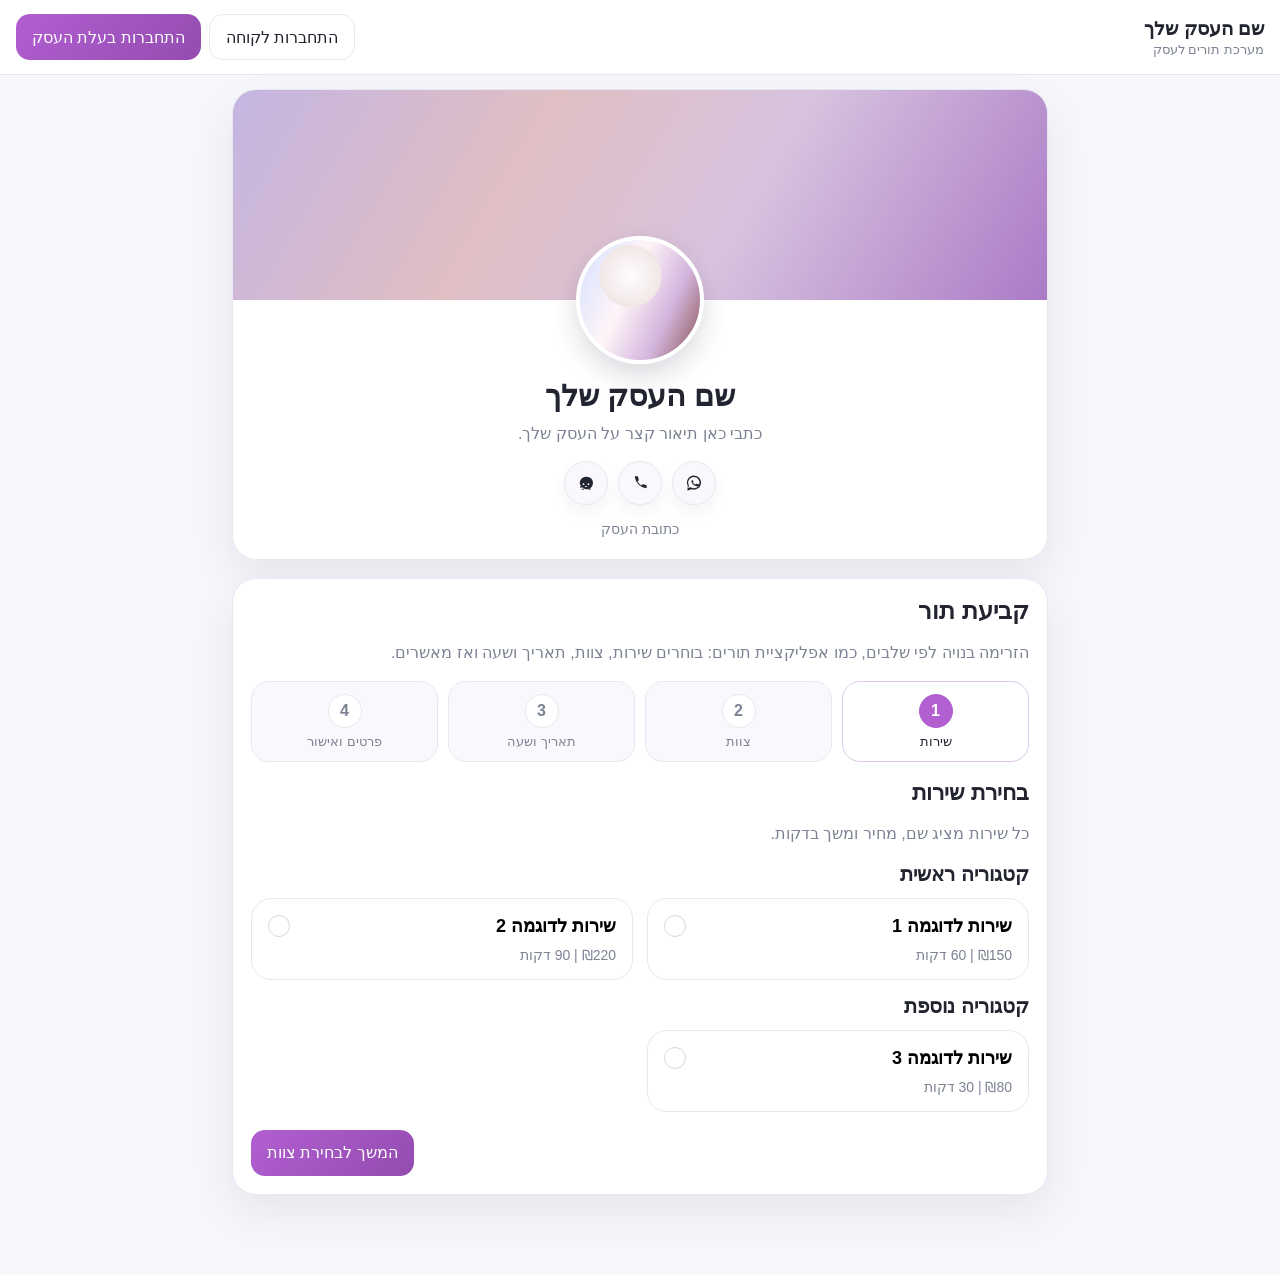
<file: index.html>
<!DOCTYPE html>
<html lang="he" dir="rtl">
<head>
  <meta charset="UTF-8">
  <meta name="viewport" content="width=device-width, initial-scale=1.0">
  <title>אתר תורים לעסק</title>
  <meta name="description" content="אתר הזמנת תורים מסודר לפי שלבים: שירות, צוות, תאריך, שעה ופרטים אישיים.">
  <link rel="stylesheet" href="styles.css">
</head>
<body>
  <header class="topbar">
    <div class="brand-block">
      <strong id="brandName">שם העסק שלך</strong>
      <span>מערכת תורים לעסק</span>
    </div>
    <div class="topbar-actions">
      <button class="ghost-button" id="openCustomerLogin" type="button">התחברות לקוחה</button>
      <button class="primary-button small-button" id="openSellerLogin" type="button">התחברות בעלת העסק</button>
      <button class="ghost-button is-hidden" id="logoutButton" type="button">התנתקות</button>
    </div>
  </header>

  <main class="app-shell">
    <section class="landing-card">
      <div class="cover-image" id="businessCoverImage"></div>
      <div class="landing-content">
        <div class="avatar" id="businessAvatar" aria-hidden="true"></div>
        <h1 id="businessName">שם העסק שלך</h1>
        <p class="business-description" id="businessDescription">כתבי כאן תיאור קצר על העסק שלך.</p>
        <div class="contact-row">
          <a class="contact-chip" id="whatsAppLink" href="#" aria-label="וואטסאפ" title="וואטסאפ">
            <svg viewBox="0 0 24 24" aria-hidden="true">
              <path d="M12 3a8.5 8.5 0 0 0-7.4 12.7L4 21l5.4-1.4A8.5 8.5 0 1 0 12 3Zm0 15.3a6.8 6.8 0 0 1-3.4-.9l-.4-.2-3.2.8.9-3.1-.2-.4A6.8 6.8 0 1 1 12 18.3Zm3.7-5.1-.9-.4c-.1-.1-.3 0-.4.1l-.5.7c-.1.1-.2.1-.4.1a5.6 5.6 0 0 1-2.7-2.4c-.1-.1-.1-.2 0-.4l.3-.4.2-.3a.5.5 0 0 0 0-.4l-.4-.9c-.1-.3-.3-.3-.4-.3h-.4a.7.7 0 0 0-.5.2 2 2 0 0 0-.6 1.5c0 .9.6 1.7.8 2 .1.1 1.4 2.2 3.5 3 .5.3 1 .4 1.4.5.6.2 1.2.2 1.6.1.5-.1 1.5-.6 1.7-1.1.2-.5.2-1 .2-1.1 0-.1-.1-.2-.3-.3Z"/>
            </svg>
          </a>
          <a class="contact-chip" id="phoneLink" href="#" aria-label="טלפון" title="טלפון">
            <svg viewBox="0 0 24 24" aria-hidden="true">
              <path d="M6.7 4h2.1c.4 0 .8.3.9.7l.8 3.4c.1.4 0 .8-.3 1L9 10.3a14 14 0 0 0 4.7 4.7l1.2-1.2c.3-.3.7-.4 1-.3l3.4.8c.4.1.7.5.7.9v2.1c0 .5-.4 1-.9 1A16.1 16.1 0 0 1 5.7 4.9c0-.5.5-.9 1-.9Z"/>
            </svg>
          </a>
          <a class="contact-chip is-hidden" id="instagramLink" href="#" aria-label="אינסטגרם" title="אינסטגרם">
            <svg viewBox="0 0 24 24" aria-hidden="true">
              <path d="M7.5 3h9A4.5 4.5 0 0 1 21 7.5v9a4.5 4.5 0 0 1-4.5 4.5h-9A4.5 4.5 0 0 1 3 16.5v-9A4.5 4.5 0 0 1 7.5 3Zm0 1.8A2.7 2.7 0 0 0 4.8 7.5v9a2.7 2.7 0 0 0 2.7 2.7h9a2.7 2.7 0 0 0 2.7-2.7v-9a2.7 2.7 0 0 0-2.7-2.7h-9Zm9.3 1.3a1.1 1.1 0 1 1 0 2.2 1.1 1.1 0 0 1 0-2.2ZM12 7a5 5 0 1 1 0 10 5 5 0 0 1 0-10Zm0 1.8A3.2 3.2 0 1 0 12 15.2 3.2 3.2 0 0 0 12 8.8Z"/>
            </svg>
          </a>
          <a class="contact-chip" id="wazeLink" href="#" aria-label="וייז" title="וייז">
            <svg viewBox="0 0 24 24" aria-hidden="true">
              <path d="M12 4.5a7.5 7.5 0 0 0-7.5 7.3c0 1.5.4 2.5 1.2 3.6l-1 2.5 2.8-.7a7.5 7.5 0 1 0 4.5-12.7Zm-3 7.8a1.1 1.1 0 1 1 0 2.2 1.1 1.1 0 0 1 0-2.2Zm6 0a1.1 1.1 0 1 1 0 2.2 1.1 1.1 0 0 1 0-2.2Zm-4.7 3.4h3.4a1.9 1.9 0 0 1-3.4 0Zm-.8 3.1a1.4 1.4 0 1 1-2.8 0h2.8Zm8 0a1.4 1.4 0 1 1-2.8 0h2.8Z"/>
            </svg>
          </a>
        </div>
        <div class="business-meta">
          <span id="businessAddress">כתובת העסק</span>
          <span class="business-phone-text is-hidden" id="businessPhoneText"></span>
        </div>
      </div>
    </section>

    <section class="wizard-card">
      <div class="section-head">
        <h2>קביעת תור</h2>
        <p>הזרימה בנויה לפי שלבים, כמו אפליקציית תורים: בוחרים שירות, צוות, תאריך ושעה ואז מאשרים.</p>
      </div>

      <ol class="wizard-steps" id="wizardSteps" aria-label="שלבי קביעת תור">
        <li class="wizard-step is-active" data-step-indicator="1">
          <span class="wizard-step-number">1</span>
          <span class="wizard-step-label">שירות</span>
        </li>
        <li class="wizard-step" data-step-indicator="2">
          <span class="wizard-step-number">2</span>
          <span class="wizard-step-label">צוות</span>
        </li>
        <li class="wizard-step" data-step-indicator="3">
          <span class="wizard-step-number">3</span>
          <span class="wizard-step-label">תאריך ושעה</span>
        </li>
        <li class="wizard-step" data-step-indicator="4">
          <span class="wizard-step-number">4</span>
          <span class="wizard-step-label">פרטים ואישור</span>
        </li>
      </ol>

      <div class="change-mode-banner is-hidden" id="changeModeBanner">
        <div class="change-mode-copy">
          <strong>שינוי תור פעיל</strong>
          <p id="changeModeText">כאן משנים תור קיים בלי לאבד את התור הישן עד לאישור.</p>
        </div>
        <button class="ghost-button" id="cancelChangeModeButton" type="button">ביטול שינוי</button>
      </div>

      <section class="wizard-panel is-active" id="servicesStep">
        <div class="section-head compact-head">
          <h3>בחירת שירות</h3>
          <p>כל שירות מציג שם, מחיר ומשך בדקות.</p>
        </div>
        <div id="servicesCategories" class="categories-list"></div>
        <div class="panel-actions">
          <button class="primary-button" id="goToStaffStep" type="button">המשך לבחירת צוות</button>
        </div>
      </section>

      <section class="wizard-panel" id="staffStep">
        <div class="section-head compact-head">
          <h3>בחירת איש צוות</h3>
          <p>כרגע יש בעלת מקצוע אחת פעילה במערכת, אז פשוט ממשיכים איתה.</p>
        </div>
        <div id="staffCards" class="staff-grid"></div>
        <div class="panel-actions split-actions">
          <button class="ghost-button" id="backToServicesStep" type="button">חזרה</button>
          <button class="primary-button" id="goToScheduleStep" type="button">המשך לבחירת תאריך</button>
        </div>
      </section>

      <section class="wizard-panel" id="scheduleStep">
        <div class="section-head compact-head">
          <h3>בחירת תאריך ושעה</h3>
          <p>הימים הזמינים מסומנים בלוח, ורק שעות פנויות באמת מוצגות מתחת.</p>
        </div>

        <div class="selected-summary" id="selectedSummary"></div>

        <div class="calendar-card">
          <div class="calendar-head">
            <button class="icon-button" id="calendarNextButton" type="button" aria-label="חודש הבא">‹</button>
            <strong id="calendarMonthLabel">מאי 2026</strong>
            <button class="icon-button" id="calendarPrevButton" type="button" aria-label="חודש קודם">›</button>
          </div>
          <div class="calendar-weekdays">
            <span>א</span>
            <span>ב</span>
            <span>ג</span>
            <span>ד</span>
            <span>ה</span>
            <span>ו</span>
            <span>ש</span>
          </div>
          <div class="calendar-grid" id="calendarGrid"></div>
        </div>

        <section class="today-availability">
          <div class="today-availability-head">
            <h3>שעות פנויות היום</h3>
            <p id="todayAvailabilityText">בחרי שירות כדי לראות שעות פנויות להיום.</p>
          </div>
          <div class="today-slot-list" id="todaySlotsList"></div>
        </section>

        <section class="picker-block">
          <div class="picker-head">
            <h3>שעות זמינות</h3>
            <p>השעות מחולקות לבוקר, צהריים וערב.</p>
          </div>
          <div id="timeGroups" class="time-groups"></div>
          <div class="empty-state is-hidden" id="emptyTimesState">
            <div class="empty-icon" aria-hidden="true">⌛</div>
            <p>אין שעות זמינות ביום זה</p>
          </div>
        </section>

        <div class="panel-actions split-actions">
          <button class="ghost-button" id="backToStaffStep" type="button">חזרה</button>
          <button class="primary-button" id="goToDetailsStep" type="button">המשך לפרטים</button>
        </div>
      </section>

      <section class="wizard-panel" id="detailsStep">
        <div class="section-head compact-head">
          <h3>פרטים אישיים ואישור</h3>
          <p>כאן בודקים את הסיכום הסופי ומאשרים את התור.</p>
        </div>

        <div class="summary-card" id="bookingSummaryCard"></div>

        <div class="notice-box" id="detailsNotice">
          כדי לאשר תור צריך להתחבר כלקוחה.
        </div>

        <section class="success-panel is-hidden" id="bookingSuccessPanel">
          <div class="success-icon" aria-hidden="true">✓</div>
          <h3 id="bookingSuccessTitle">ההזמנה נשלחה בהצלחה</h3>
          <p id="bookingSuccessText">הבקשה נשמרה ומחכה לאישור של בעלת העסק.</p>
          <div class="success-summary" id="bookingSuccessSummary"></div>
          <div class="success-panel-actions">
            <button class="ghost-button is-hidden" id="bookingSuccessCalendarButton" type="button">הוספה ליומן</button>
          </div>
        </section>

        <form id="bookingForm" class="booking-form">
          <label class="field">
            <span>שם מלא</span>
            <input type="text" name="fullName" required>
          </label>
          <label class="field">
            <span>טלפון</span>
            <input type="tel" name="phone" required>
          </label>
          <label class="field">
            <span>הערות</span>
            <textarea name="notes" rows="3" placeholder="לא חובה"></textarea>
          </label>
          <div class="panel-actions split-actions">
            <button class="ghost-button" id="backToScheduleStep" type="button">חזרה</button>
            <button class="primary-button" id="bookingSubmitButton" type="submit">קבע תור</button>
          </div>
        </form>
      </section>
    </section>

    <section class="panel-card is-hidden" id="customerBookingsPanel">
      <div class="section-head">
        <h2>ההזמנות שלי</h2>
        <p>כאן רואים את כל התורים שלך, מחולקים בצורה פשוטה ל־פעילות, הושלמו ובוטלו.</p>
      </div>
      <div class="customer-bookings-toolbar" id="customerBookingsFilters" role="tablist" aria-label="סינון ההזמנות שלי">
        <button class="customer-bookings-filter is-active" type="button" data-booking-view="active">
          <span>פעילות</span>
          <strong data-booking-count="active">0</strong>
        </button>
        <button class="customer-bookings-filter" type="button" data-booking-view="completed">
          <span>הושלמו</span>
          <strong data-booking-count="completed">0</strong>
        </button>
        <button class="customer-bookings-filter" type="button" data-booking-view="cancelled">
          <span>בוטלו</span>
          <strong data-booking-count="cancelled">0</strong>
        </button>
      </div>
      <div id="myBookingsList" class="cards-list"></div>
    </section>

    <section class="panel-card is-hidden" id="sellerPanel">
      <div class="section-head">
        <h2>ניהול העסק</h2>
        <p>האזור הזה מיועד לבעלת העסק בלבד, וכל שינוי בו נשמר באמת בדפדפן המקומי.</p>
      </div>

      <div class="admin-grid">
        <form id="businessForm" class="admin-card">
          <h3>פרטי העסק</h3>
          <label class="field">
            <span>שם העסק</span>
            <input type="text" name="name" required>
          </label>
          <label class="field">
            <span>תיאור קצר</span>
            <input type="text" name="description" required>
          </label>
          <label class="field">
            <span>כתובת</span>
            <input type="text" name="address" required>
          </label>
          <label class="field">
            <span>טלפון</span>
            <input type="text" name="phone" required>
          </label>
          <label class="field">
            <span>קישור לאינסטגרם</span>
            <input type="url" name="instagramUrl" placeholder="https://instagram.com/your-page">
          </label>
          <label class="field">
            <span>הודעת הכנה לפני תור</span>
            <textarea name="preparationMessage" rows="3" placeholder="למשל: נא להגיע בלי לק קודם, ולהגיע בזמן."></textarea>
          </label>
          <button class="primary-button" type="submit">שמירת פרטי עסק</button>
        </form>

        <form id="sellerCredentialsForm" class="admin-card">
          <h3>כניסת בעלת העסק</h3>
          <label class="field">
            <span>שם משתמש</span>
            <input type="text" name="username" required>
          </label>
          <label class="field">
            <span>סיסמה חדשה</span>
            <input type="password" name="password" placeholder="השאירי ריק כדי לא לשנות">
          </label>
          <button class="primary-button" type="submit">שמירת פרטי התחברות</button>
        </form>

        <form id="servicesForm" class="admin-card admin-card-wide">
          <h3>שירותים ומחירים</h3>
          <div id="servicesEditor" class="editor-list"></div>
          <button class="ghost-button" id="addServiceButton" type="button">הוספת שירות</button>
          <button class="primary-button" type="submit">שמירת שירותים</button>
        </form>

        <form id="hoursForm" class="admin-card admin-card-wide">
          <h3>ימים ושעות עבודה</h3>
          <p class="admin-helper">
            כאן מגדירים לכל יום: שם היום, שעת פתיחה, שעת סגירה, וכמה דקות יש בין תור לתור.
            לדוגמה: אם כתוב <strong>30</strong>, זה אומר שכל תור חדש יכול להתחיל כל 30 דקות.
          </p>
          <div id="hoursEditor" class="editor-list"></div>
          <button class="primary-button" type="submit">שמירת שעות עבודה</button>
        </form>

        <section class="admin-card admin-card-wide">
          <h3>יומן בעלת העסק</h3>
          <div class="seller-calendar">
            <div class="calendar-card seller-calendar-card">
              <div class="calendar-head">
                <button class="icon-button" id="sellerCalendarNextButton" type="button" aria-label="חודש הבא">‹</button>
                <strong id="sellerCalendarMonthLabel">מאי 2026</strong>
                <button class="icon-button" id="sellerCalendarPrevButton" type="button" aria-label="חודש קודם">›</button>
              </div>
              <div class="calendar-weekdays">
                <span>א</span>
                <span>ב</span>
                <span>ג</span>
                <span>ד</span>
                <span>ה</span>
                <span>ו</span>
                <span>ש</span>
              </div>
              <div class="calendar-grid" id="sellerCalendarGrid"></div>
            </div>
            <div class="seller-calendar-list" id="sellerCalendarList"></div>
          </div>
        </section>

        <section class="admin-card admin-card-wide">
          <h3>בקשות תור</h3>
          <div id="sellerBookingsList" class="cards-list"></div>
        </section>
      </div>
    </section>
  </main>

  <div class="modal is-hidden" id="authModal">
    <div class="modal-backdrop" id="closeModal"></div>
    <div class="modal-card">
      <div class="modal-tabs">
        <button class="modal-tab is-active" type="button" data-auth-tab="customer">לקוחה</button>
        <button class="modal-tab" type="button" data-auth-tab="seller">בעלת העסק</button>
      </div>

      <form id="customerLoginForm" class="auth-panel is-active">
        <h3>כניסה / הרשמה ללקוחה</h3>
        <p class="auth-helper">בפעם הראשונה ממלאים פרטים, טלפון וסיסמה. בפעמים הבאות נכנסים עם אותו טלפון וסיסמה.</p>
        <label class="field">
          <span>שם פרטי</span>
          <input type="text" name="firstName" required>
        </label>
        <label class="field">
          <span>שם משפחה</span>
          <input type="text" name="lastName" required>
        </label>
        <label class="field">
          <span>טלפון</span>
          <input type="tel" name="phone" required>
        </label>
        <label class="field">
          <span>סיסמה</span>
          <input type="password" name="password" required>
        </label>
        <button class="primary-button" type="submit">כניסה כלקוחה</button>
      </form>

      <form id="sellerLoginForm" class="auth-panel">
        <h3>התחברות בעלת העסק</h3>
        <label class="field">
          <span>שם משתמש</span>
          <input type="text" name="username" required>
        </label>
        <label class="field">
          <span>סיסמה</span>
          <input type="password" name="password" required>
        </label>
        <button class="primary-button" type="submit">כניסה לניהול</button>
      </form>
    </div>
  </div>

  <div class="modal is-hidden" id="calendarChoiceModal">
    <div class="modal-backdrop" id="closeCalendarChoiceModal"></div>
    <div class="modal-card">
      <h3>הוספה ליומן</h3>
      <div class="calendar-choice-actions">
        <button class="ghost-button" id="deviceCalendarButton" type="button">הוספה ליומן הרגיל</button>
        <button class="ghost-button" id="googleCalendarButton" type="button">הוספה ליומן Google</button>
      </div>
      <button class="danger-button calendar-choice-cancel" id="cancelCalendarChoiceButton" type="button">ביטול</button>
    </div>
  </div>

  <script src="script.js"></script>
</body>
</html>
</file>
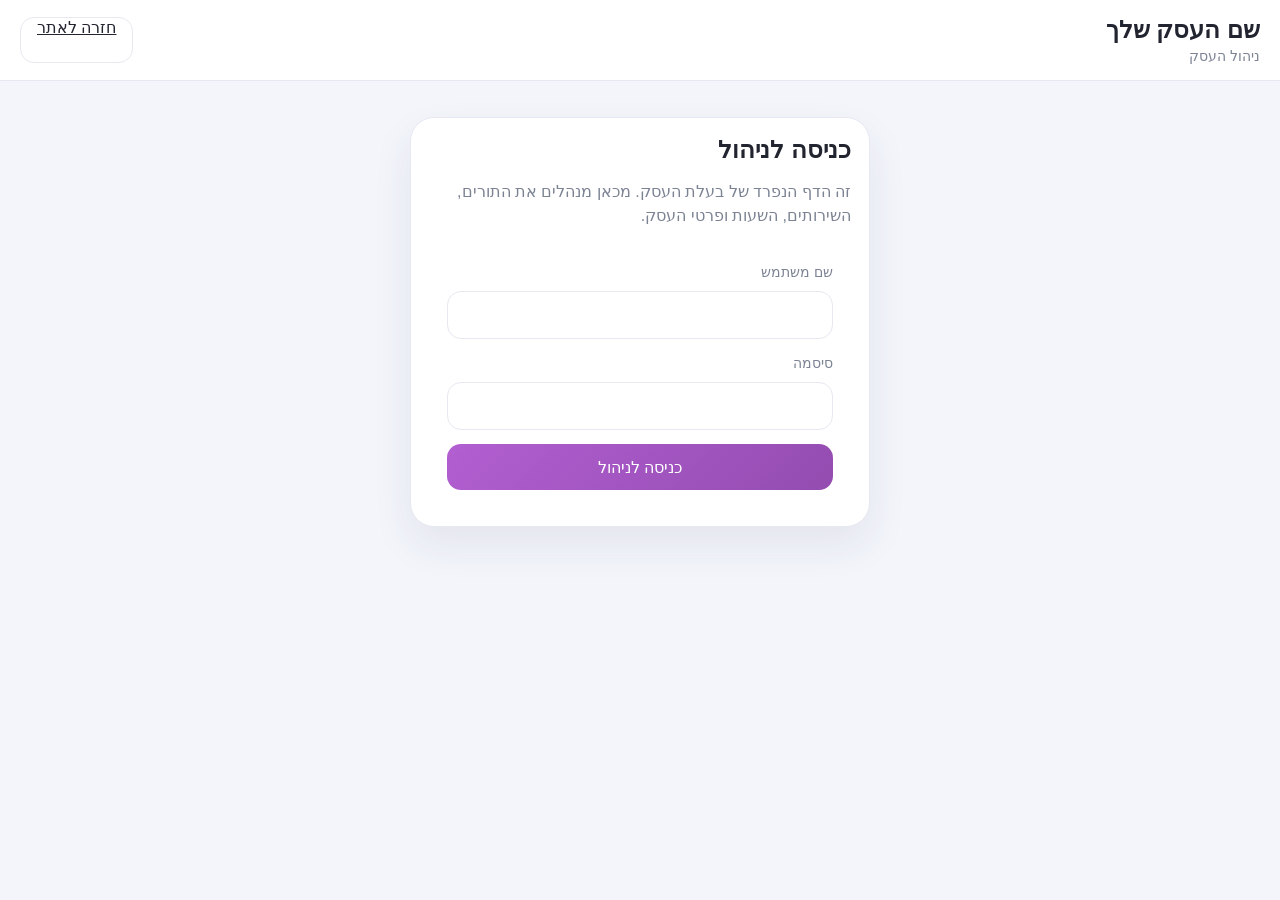
<file: owner.html>
<!DOCTYPE html>
<html lang="he" dir="rtl">
<head>
  <meta charset="UTF-8">
  <meta name="viewport" content="width=device-width, initial-scale=1.0">
  <title>ניהול העסק</title>
  <meta
    name="description"
    content="עמוד הניהול של בעלת העסק: לוח בקרה, יומן, בקשות תור, לקוחות, שירותים, שעות ופרטי העסק."
  >
  <link rel="stylesheet" href="styles.css">
</head>
<body class="owner-body">
  <header class="owner-header">
    <div class="owner-brand">
      <strong id="ownerBrandName">שם העסק שלך</strong>
      <span id="ownerBrandDescription">ניהול העסק</span>
    </div>
    <div class="owner-header-actions">
      <a class="ghost-button" href="index.html">חזרה לאתר</a>
      <button class="danger-button is-hidden" id="ownerLogoutButton" type="button">התנתקות</button>
    </div>
  </header>

  <main>
    <section class="owner-login-shell" id="ownerLoginGate">
      <div class="panel-card">
        <div class="section-head">
          <h2>כניסה לניהול</h2>
          <p>זה הדף הנפרד של בעלת העסק. מכאן מנהלים את התורים, השירותים, השעות ופרטי העסק.</p>
        </div>

        <form id="ownerLoginForm" class="booking-form">
          <label class="field">
            <span>שם משתמש</span>
            <input type="text" name="username" required>
          </label>
          <label class="field">
            <span>סיסמה</span>
            <input type="password" name="password" required>
          </label>
          <button class="primary-button" type="submit">כניסה לניהול</button>
        </form>
      </div>
    </section>

    <div class="owner-layout is-hidden" id="ownerLayout">
      <aside class="owner-sidebar">
        <div class="panel-card owner-sidebar-card">
          <div class="section-head compact-head">
            <h3>ניהול מהיר</h3>
            <p>רק הדברים שבאמת עוזרים לעסק כזה.</p>
          </div>
          <nav class="owner-nav">
            <a href="#ownerOverview">לוח בקרה <span>←</span></a>
            <a href="#ownerCalendarSection">יומן <span>←</span></a>
            <a href="#ownerBookingsSection">בקשות תור <span>←</span></a>
            <a href="#ownerCustomersSection">לקוחות והערות <span>←</span></a>
            <a href="#ownerServicesSection">שירותים ומחירים <span>←</span></a>
            <a href="#ownerHoursSection">שעות עבודה <span>←</span></a>
            <a href="#ownerSpecialHoursSection">שעות מיוחדות <span>←</span></a>
            <a href="#ownerBlockedSlotsSection">חסימת שעות <span>←</span></a>
            <a href="#ownerBusinessSection">פרטי העסק <span>←</span></a>
            <a href="#ownerAccessSection">כניסה לניהול <span>←</span></a>
            <a href="#ownerResetSection">איפוס <span>←</span></a>
          </nav>
        </div>
      </aside>

      <div class="owner-main">
        <section class="panel-card owner-section-anchor" id="ownerOverview">
          <div class="section-head">
            <h2>לוח בקרה</h2>
            <p>כאן רואים תמונת מצב מהירה: מה מחכה לאישור, מה קורה היום, ואילו דברים באמת דורשים תשומת לב.</p>
          </div>
          <div class="owner-stats-grid" id="ownerStatsGrid"></div>
          <div class="owner-tips-grid" id="ownerTipsGrid"></div>
        </section>

        <section class="panel-card owner-section-anchor" id="ownerCalendarSection">
          <div class="section-head">
            <h2>יומן בעלת העסק</h2>
            <p>בוחרים יום בלוח ורואים את כל התורים של אותו יום, כולל מצב התור וכפתור מהיר ליומן.</p>
          </div>
          <div class="seller-calendar">
            <div class="calendar-card seller-calendar-card">
              <div class="calendar-head">
                <button class="icon-button" id="sellerCalendarNextButton" type="button" aria-label="חודש הבא">‹</button>
                <strong id="sellerCalendarMonthLabel">מאי 2026</strong>
                <button class="icon-button" id="sellerCalendarPrevButton" type="button" aria-label="חודש קודם">›</button>
              </div>
              <div class="calendar-weekdays">
                <span>א</span>
                <span>ב</span>
                <span>ג</span>
                <span>ד</span>
                <span>ה</span>
                <span>ו</span>
                <span>ש</span>
              </div>
              <div class="calendar-grid" id="sellerCalendarGrid"></div>
            </div>
            <div class="seller-calendar-list" id="sellerCalendarList"></div>
          </div>
        </section>

        <section class="panel-card owner-section-anchor" id="ownerBookingsSection">
          <div class="section-head">
            <h2>בקשות תור</h2>
            <p>כאן מאשרים, דוחים, פותחים ביומן, ומבטלים תורים כשצריך.</p>
          </div>
          <div class="owner-bookings-filters" id="ownerBookingsFilters" aria-label="סינון תורים בניהול">
            <button class="owner-bookings-filter is-active" type="button" data-owner-booking-filter="all">
              <span>הכול</span>
              <strong data-owner-filter-count="all">0</strong>
            </button>
            <button class="owner-bookings-filter" type="button" data-owner-booking-filter="today">
              <span>היום</span>
              <strong data-owner-filter-count="today">0</strong>
            </button>
            <button class="owner-bookings-filter" type="button" data-owner-booking-filter="pending">
              <span>ממתינים</span>
              <strong data-owner-filter-count="pending">0</strong>
            </button>
            <button class="owner-bookings-filter" type="button" data-owner-booking-filter="approved">
              <span>מאושרים</span>
              <strong data-owner-filter-count="approved">0</strong>
            </button>
            <button class="owner-bookings-filter" type="button" data-owner-booking-filter="cancelled">
              <span>מבוטלים</span>
              <strong data-owner-filter-count="cancelled">0</strong>
            </button>
          </div>
          <div id="sellerBookingsList" class="cards-list"></div>
        </section>

        <section class="panel-card owner-section-anchor" id="ownerCustomersSection">
          <div class="section-head">
            <h2>לקוחות והערות</h2>
            <p>כאן שומרים הערות פנימיות שרק בעלת העסק רואה, כמו העדפות, רגישויות או מה חשוב לזכור.</p>
          </div>
          <label class="field owner-customer-search-field">
            <span>חיפוש לקוחה</span>
            <input id="ownerCustomerSearch" type="search" placeholder="חפשי לפי שם, טלפון או הערה">
          </label>
          <div id="ownerCustomersList" class="cards-list customer-notes-list"></div>
        </section>

        <div class="admin-grid">
          <form id="businessForm" class="admin-card owner-section-anchor" id="ownerBusinessSection">
            <h3>פרטי העסק</h3>
            <label class="field">
              <span>שם העסק</span>
              <input type="text" name="name" required>
            </label>
            <label class="field">
              <span>תיאור קצר</span>
              <input type="text" name="description" required>
            </label>
            <label class="field">
              <span>כתובת</span>
              <input type="text" name="address" required>
            </label>
            <label class="field">
              <span>טלפון</span>
              <input type="text" name="phone" required>
            </label>
            <label class="field">
              <span>קישור לאינסטגרם</span>
              <input type="url" name="instagramUrl" placeholder="https://instagram.com/your-page">
            </label>

            <label class="field">
              <span>הודעת הכנה לפני תור</span>
              <textarea name="preparationMessage" rows="3" placeholder="למשל: נא להגיע בלי לק קודם, ולהגיע בזמן."></textarea>
            </label>

            <div class="business-media-editor">
              <section class="business-media-card">
                <h4>תמונת קאבר</h4>
                <div class="business-media-preview business-media-preview-cover" id="ownerCoverPreview"></div>
                <label class="field">
                  <span>בחירת קובץ מהמחשב</span>
                  <input type="file" name="coverImageFile" accept="image/*">
                </label>
                <button class="ghost-button" type="button" data-clear-image="cover">איפוס תמונת קאבר</button>
              </section>

              <section class="business-media-card">
                <h4>תמונת פרופיל</h4>
                <div class="business-media-preview business-media-preview-avatar" id="ownerAvatarPreview"></div>
                <label class="field">
                  <span>בחירת קובץ מהמחשב</span>
                  <input type="file" name="profileImageFile" accept="image/*">
                </label>
                <button class="ghost-button" type="button" data-clear-image="profile">איפוס תמונת פרופיל</button>
              </section>
            </div>

            <button class="primary-button" type="submit">שמירת פרטי עסק</button>
          </form>

          <form id="sellerCredentialsForm" class="admin-card owner-section-anchor" id="ownerAccessSection">
            <h3>פרטי כניסה לניהול</h3>
            <label class="field">
              <span>שם משתמש</span>
              <input type="text" name="username" required>
            </label>
            <label class="field">
              <span>סיסמה חדשה</span>
              <input type="password" name="password" placeholder="אם לא רוצים לשנות, משאירים ריק">
            </label>
            <button class="primary-button" type="submit">שמירת פרטי ההתחברות</button>
          </form>

          <form id="servicesForm" class="admin-card admin-card-wide owner-section-anchor" id="ownerServicesSection">
            <h3>שירותים ומחירים</h3>
            <p class="admin-helper">כאן מעדכנים את רשימת השירותים שהלקוחות רואות במסך הראשון של קביעת התור.</p>
            <div id="servicesEditor" class="editor-list"></div>
            <button class="ghost-button" id="addServiceButton" type="button">הוספת שירות</button>
            <button class="primary-button" type="submit">שמירת שירותים</button>
          </form>

          <form id="hoursForm" class="admin-card admin-card-wide owner-section-anchor" id="ownerHoursSection">
            <h3>ימים ושעות עבודה</h3>
            <p class="admin-helper">
              לכל יום יש שעת פתיחה, שעת סגירה ומרווח בין תורים. אם כתוב 30, זה אומר שאפשר להתחיל תור חדש כל 30 דקות.
            </p>
            <div id="hoursEditor" class="editor-list"></div>
            <button class="primary-button" type="submit">שמירת שעות עבודה</button>
          </form>

          <section class="admin-card admin-card-wide owner-section-anchor" id="ownerSpecialHoursSection">
            <h3>שעות מיוחדות לתאריך מסוים</h3>
            <p class="admin-helper">
              כאן מגדירים חריגה חד פעמית ליום מסוים. למשל חג, חופשה, או יום שבו עובדים בשעות אחרות מהרגיל.
            </p>

            <form id="specialHoursForm" class="special-hours-form">
              <div class="special-hours-form-grid">
                <label class="field">
                  <span>תאריך מיוחד</span>
                  <input type="date" name="specialDate" required>
                </label>

                <label class="field">
                  <span>שעת פתיחה</span>
                  <input type="text" name="specialOpen" placeholder="10:00">
                </label>

                <label class="field">
                  <span>שעת סגירה</span>
                  <input type="text" name="specialClose" placeholder="18:00">
                </label>

                <label class="field">
                  <span>מרווח בין תורים</span>
                  <input type="number" name="specialInterval" min="5" step="5" value="30">
                </label>

                <label class="field special-hours-closed-field">
                  <span>מצב מיוחד</span>
                  <label class="checkbox-field">
                    <input type="checkbox" name="specialClosed">
                    <span>היום הזה סגור</span>
                  </label>
                </label>

                <label class="field special-hours-note-field">
                  <span>הערה קצרה (לא חובה)</span>
                  <input type="text" name="specialNote" placeholder="למשל ערב חג, חופשה או יום קצר">
                </label>
              </div>

              <button class="primary-button" type="submit">שמירת שעות מיוחדות</button>
            </form>

            <div id="specialHoursList" class="cards-list special-hours-list"></div>
          </section>

          <section class="admin-card admin-card-wide owner-section-anchor" id="ownerBlockedSlotsSection">
            <h3>חסימת שעות ידנית</h3>
            <p class="admin-helper">
              כאן אפשר לחסום שעה מסוימת בלי לסגור יום שלם. הלקוחה פשוט לא תראה את השעה הזאת בזמן קביעת התור.
            </p>

            <form id="blockedSlotsForm" class="blocked-slot-form">
              <div class="blocked-slot-form-grid">
                <label class="field">
                  <span>תאריך</span>
                  <input type="date" name="blockedDate" required>
                </label>

                <label class="field">
                  <span>שעה</span>
                  <select name="blockedTime" required></select>
                </label>

                <label class="field blocked-slot-note-field">
                  <span>סיבה קצרה (לא חובה)</span>
                  <input type="text" name="blockedNote" placeholder="למשל הפסקה, יציאה או זמן פרטי">
                </label>
              </div>

              <button class="primary-button" type="submit">חסימת שעה</button>
            </form>

            <div id="blockedSlotsList" class="cards-list blocked-slots-list"></div>
          </section>

          <section class="admin-card admin-card-wide owner-section-anchor" id="ownerResetSection">
            <h3>איפוס מערכת</h3>
            <p class="admin-helper">
              כאן אפשר לאפס את כל הנתונים השמורים במערכת, כולל תורים, לקוחות, שירותים, תמונות והגדרות.
            </p>
            <button class="danger-button" id="resetBusinessTemplateButton" type="button">איפוס מלא</button>
          </section>
        </div>
      </div>
    </div>
  </main>

  <div class="modal is-hidden" id="calendarChoiceModal">
    <div class="modal-backdrop" id="closeCalendarChoiceModal"></div>
    <div class="modal-card">
      <h3>הוספה ליומן</h3>
      <div class="calendar-choice-actions">
        <button class="ghost-button" id="deviceCalendarButton" type="button">הוספה ליומן הרגיל</button>
        <button class="ghost-button" id="googleCalendarButton" type="button">הוספה ליומן Google</button>
      </div>
      <button class="danger-button calendar-choice-cancel" id="cancelCalendarChoiceButton" type="button">ביטול</button>
    </div>
  </div>

  <script src="owner.js"></script>
</body>
</html>
</file>
<file: styles.css>
:root {
  --bg: #f6f7fb;
  --surface: #ffffff;
  --surface-soft: #faf8fc;
  --text: #222530;
  --muted: #7c8393;
  --line: #e7e8f1;
  --accent: #b25fd1;
  --accent-dark: #934cb0;
  --accent-soft: #f5e9fb;
  --success: #2f9868;
  --warning: #b88400;
  --danger: #d64a5d;
  --shadow: 0 18px 40px rgba(50, 40, 78, 0.08);
}

* {
  box-sizing: border-box;
}

html {
  scroll-behavior: smooth;
}

body {
  margin: 0;
  font-family: Arial, sans-serif;
  background: var(--bg);
  color: var(--text);
}

button,
input,
textarea {
  font: inherit;
}

.is-hidden {
  display: none !important;
}

.topbar {
  position: sticky;
  top: 0;
  z-index: 40;
  display: flex;
  align-items: center;
  justify-content: space-between;
  gap: 16px;
  padding: 14px 16px;
  background: rgba(255, 255, 255, 0.92);
  backdrop-filter: blur(14px);
  border-bottom: 1px solid var(--line);
}

.brand-block {
  display: grid;
  gap: 2px;
}

.brand-block strong {
  font-size: 19px;
}

.brand-block span {
  color: var(--muted);
  font-size: 13px;
}

.topbar-actions {
  display: flex;
  flex-wrap: wrap;
  gap: 8px;
}

.app-shell {
  width: min(840px, 100%);
  margin: 0 auto;
  padding: 14px 12px 80px;
}

.landing-card,
.wizard-card,
.panel-card,
.admin-card,
.booking-card,
.notice-box,
.modal-card,
.calendar-card,
.summary-card,
.success-panel {
  background: var(--surface);
  border: 1px solid var(--line);
  border-radius: 24px;
  box-shadow: var(--shadow);
}

.landing-card {
  overflow: hidden;
}

.cover-image {
  height: 210px;
  background:
    linear-gradient(rgba(110, 70, 118, 0.18), rgba(110, 70, 118, 0.18)),
    linear-gradient(120deg, #d7cdf9 0%, #f9d9d5 35%, #eedff6 62%, #b986d8 100%);
  background-position: center;
  background-size: cover;
}

.landing-content {
  margin-top: -64px;
  padding: 0 18px 22px;
  text-align: center;
}

.avatar {
  width: 128px;
  height: 128px;
  margin: 0 auto 14px;
  border-radius: 50%;
  border: 4px solid #fff;
  background:
    radial-gradient(circle at 42% 30%, #fefcff 0%, #f2e7e7 28%, transparent 29%),
    linear-gradient(115deg, #d5e0ff 0%, #fff5f8 40%, #d3b5dd 70%, #88504e 100%);
  box-shadow: 0 12px 26px rgba(39, 25, 55, 0.16);
  background-position: center;
  background-size: cover;
}

.landing-content h1 {
  margin: 0 0 8px;
  font-size: 30px;
}

.business-description {
  margin: 0 auto 14px;
  max-width: 32ch;
  color: var(--muted);
  line-height: 1.6;
}

.contact-row {
  display: flex;
  justify-content: center;
  gap: 10px;
  margin-bottom: 16px;
}

.contact-chip {
  width: 44px;
  height: 44px;
  display: grid;
  place-items: center;
  border-radius: 50%;
  text-decoration: none;
  color: var(--text);
  background: var(--surface-soft);
  border: 1px solid var(--line);
  box-shadow: 0 8px 16px rgba(34, 37, 48, 0.05);
  transition: transform 180ms ease, border-color 180ms ease, box-shadow 180ms ease;
}

.contact-chip:hover {
  transform: translateY(-1px);
  border-color: #d7c1e6;
  box-shadow: 0 10px 18px rgba(178, 95, 209, 0.12);
}

.contact-chip svg {
  width: 20px;
  height: 20px;
  fill: currentColor;
}

.business-meta {
  display: grid;
  gap: 4px;
  color: var(--muted);
  font-size: 14px;
}

.business-phone-text {
  direction: ltr;
  unicode-bidi: plaintext;
}

.wizard-card,
.panel-card {
  margin-top: 18px;
  padding: 18px;
}

.section-head {
  margin-bottom: 16px;
}

.section-head h2,
.section-head h3,
.admin-card h3,
.modal-card h3 {
  margin: 0 0 8px;
}

.section-head p,
.compact-head p,
.today-availability-head p,
.picker-head p,
.auth-helper,
.admin-helper,
.notice-box,
.booking-meta,
.booking-note,
.field span,
.calendar-helper {
  color: var(--muted);
  line-height: 1.5;
}

.compact-head {
  margin-bottom: 14px;
}

.compact-head h3 {
  font-size: 22px;
}

.wizard-steps {
  display: grid;
  grid-template-columns: repeat(4, minmax(0, 1fr));
  gap: 10px;
  padding: 0;
  margin: 0 0 18px;
  list-style: none;
}

.wizard-step {
  display: grid;
  gap: 6px;
  justify-items: center;
  padding: 12px 10px;
  border: 1px solid var(--line);
  border-radius: 18px;
  background: var(--surface-soft);
  color: var(--muted);
}

.wizard-step-number {
  width: 34px;
  height: 34px;
  display: grid;
  place-items: center;
  border-radius: 50%;
  background: #fff;
  border: 1px solid var(--line);
  font-weight: 700;
}

.wizard-step-label {
  font-size: 13px;
  text-align: center;
}

.wizard-step.is-active {
  border-color: #dec8ea;
  background: #fff;
  color: var(--text);
}

.wizard-step.is-active .wizard-step-number,
.wizard-step.is-complete .wizard-step-number {
  background: var(--accent);
  border-color: var(--accent);
  color: #fff;
}

.wizard-step.is-complete {
  color: var(--text);
}

.wizard-panel {
  display: none;
}

.wizard-panel.is-active {
  display: block;
  animation: fadeSlide 220ms ease;
}

.categories-list,
.services-grid,
.staff-grid,
.time-groups,
.booking-form,
.cards-list,
.admin-grid,
.editor-list,
.seller-calendar-list {
  display: grid;
  gap: 14px;
}

.category-block {
  display: grid;
  gap: 12px;
}

.category-title {
  margin: 0;
  font-size: 20px;
}

.services-grid {
  grid-template-columns: 1fr;
}

.service-card,
.staff-card {
  width: 100%;
  border: 1px solid var(--line);
  border-radius: 20px;
  background: var(--surface);
  padding: 16px;
  text-align: right;
  cursor: pointer;
  transition: transform 180ms ease, border-color 180ms ease, box-shadow 180ms ease, background 180ms ease;
}

.service-card:hover,
.staff-card:hover,
.day-button:hover,
.time-slot-button:hover,
.today-slot-chip:hover,
.calendar-day:hover {
  transform: translateY(-1px);
}

.service-card.is-selected,
.staff-card.is-selected {
  border-color: var(--accent);
  background: var(--accent-soft);
  box-shadow: 0 12px 28px rgba(178, 95, 209, 0.18);
}

.service-card-head,
.service-card-meta,
.booking-card-head,
.booking-meta,
.summary-row,
.selected-summary-row {
  display: flex;
  align-items: center;
  justify-content: space-between;
  gap: 12px;
}

.service-card-check {
  width: 22px;
  height: 22px;
  border-radius: 50%;
  border: 1px solid #d6d8e3;
  background: #fff;
  flex-shrink: 0;
}

.service-card.is-selected .service-card-check {
  border-color: var(--accent);
  background: var(--accent);
  box-shadow: inset 0 0 0 5px #fff;
}

.service-card-head strong {
  font-size: 18px;
}

.service-card-meta {
  margin-top: 10px;
  color: var(--muted);
  font-size: 14px;
}

.staff-grid {
  grid-template-columns: repeat(2, minmax(0, 1fr));
}

.staff-card {
  display: grid;
  justify-items: center;
  gap: 12px;
  text-align: center;
}

.staff-avatar {
  width: 72px;
  height: 72px;
  display: grid;
  place-items: center;
  border-radius: 50%;
  background: linear-gradient(135deg, #f9e9fb, #d9c1f1);
  color: var(--accent-dark);
  font-size: 24px;
  font-weight: 700;
  border: 1px solid #e5d2ef;
}

.staff-card strong {
  font-size: 17px;
}

.staff-card span {
  color: var(--muted);
  font-size: 14px;
}

.selected-summary,
.summary-card {
  display: grid;
  gap: 10px;
  padding: 16px;
  margin-bottom: 16px;
  background: var(--surface-soft);
}

.selected-summary {
  border: 1px solid #e4d0ef;
  border-radius: 18px;
}

.selected-summary-row strong {
  font-size: 15px;
}

.calendar-card {
  padding: 16px;
  margin-bottom: 16px;
}

.calendar-head {
  display: flex;
  align-items: center;
  justify-content: space-between;
  gap: 10px;
  margin-bottom: 14px;
}

.icon-button {
  width: 42px;
  height: 42px;
  display: grid;
  place-items: center;
  border: 1px solid var(--line);
  border-radius: 50%;
  background: #fff;
  cursor: pointer;
  font-size: 24px;
  line-height: 1;
}

.calendar-weekdays,
.calendar-grid {
  display: grid;
  grid-template-columns: repeat(7, minmax(0, 1fr));
  gap: 8px;
}

.calendar-weekdays {
  margin-bottom: 10px;
  color: var(--muted);
  font-size: 13px;
  text-align: center;
}

.calendar-day {
  min-height: 52px;
  border: 1px solid var(--line);
  border-radius: 16px;
  background: #fff;
  cursor: pointer;
  font-weight: 700;
}

.calendar-day.is-outside {
  visibility: hidden;
}

.calendar-day.is-disabled {
  color: #b4b8c5;
  background: #f5f6fa;
  cursor: not-allowed;
}

.calendar-day.is-available {
  border-color: #d7c0e8;
}

.calendar-day.is-selected {
  border-color: var(--accent);
  background: var(--accent-soft);
  box-shadow: 0 10px 24px rgba(178, 95, 209, 0.16);
}

.calendar-day.has-bookings {
  border-color: #d7c0e8;
  box-shadow: inset 0 -4px 0 #d7c0e8;
}

.today-availability {
  margin-bottom: 16px;
  padding: 16px;
  border: 1px solid var(--line);
  border-radius: 18px;
  background: var(--surface-soft);
}

.today-availability-head {
  display: grid;
  gap: 6px;
}

.today-availability-head h3 {
  margin: 0;
  font-size: 18px;
}

.today-slot-list {
  display: flex;
  flex-wrap: wrap;
  gap: 10px;
  margin-top: 14px;
}

.today-slot-chip {
  min-width: 82px;
  min-height: 42px;
  padding: 0 14px;
  border: 1px solid #dec8ea;
  border-radius: 999px;
  background: #fff;
  color: var(--accent-dark);
  cursor: pointer;
  font-weight: 700;
  transition: transform 180ms ease, border-color 180ms ease, box-shadow 180ms ease;
}

.picker-block {
  display: grid;
  gap: 14px;
}

.picker-head h3 {
  margin: 0 0 6px;
  font-size: 18px;
}

.time-group {
  display: grid;
  gap: 12px;
}

.time-group h4 {
  margin: 0;
  font-size: 16px;
}

.time-slots-grid {
  display: grid;
  grid-template-columns: repeat(3, minmax(0, 1fr));
  gap: 10px;
}

.time-slot-button {
  min-height: 54px;
  border: 1px solid var(--line);
  border-radius: 16px;
  background: #fff;
  color: var(--text);
  cursor: pointer;
  font-weight: 700;
  transition: border-color 180ms ease, background 180ms ease, box-shadow 180ms ease, transform 180ms ease;
}

.time-slot-button.is-selected {
  border-color: var(--accent);
  background: var(--accent-soft);
  box-shadow: 0 10px 24px rgba(178, 95, 209, 0.16);
}

.empty-state {
  display: grid;
  place-items: center;
  gap: 8px;
  padding: 28px 16px;
  border: 1px dashed #d7d9e6;
  border-radius: 18px;
  background: var(--surface-soft);
  text-align: center;
}

.empty-icon {
  width: 56px;
  height: 56px;
  display: grid;
  place-items: center;
  border-radius: 50%;
  background: #fff;
  border: 1px solid var(--line);
  color: var(--muted);
  font-size: 26px;
}

.summary-card {
  margin-bottom: 16px;
  border-radius: 18px;
}

.summary-row,
.selected-summary-row {
  padding: 0;
}

.summary-card .summary-row + .summary-row {
  padding-top: 10px;
  border-top: 1px solid var(--line);
}

.notice-box,
.booking-form,
.admin-card,
.modal-card,
.booking-card,
.success-panel {
  padding: 18px;
}

.success-panel {
  display: grid;
  gap: 10px;
  margin-bottom: 16px;
  border-color: #d9efd9;
  background: #f5fcf7;
  text-align: center;
}

.success-panel h3 {
  margin: 0;
  color: var(--success);
  font-size: 22px;
}

.success-icon {
  width: 52px;
  height: 52px;
  margin: 0 auto;
  display: grid;
  place-items: center;
  border-radius: 50%;
  background: var(--success);
  color: #fff;
  font-size: 28px;
  font-weight: 700;
}

.success-summary {
  margin-top: 4px;
  border: 1px solid #d8eadb;
  border-radius: 14px;
  background: #fff;
  overflow: hidden;
}

.success-summary .summary-row {
  padding: 14px 16px;
}

.success-summary .summary-row + .summary-row {
  border-top: 1px solid var(--line);
}

.change-mode-banner {
  display: flex;
  align-items: center;
  justify-content: space-between;
  gap: 14px;
  margin: 0 0 18px;
  padding: 16px 18px;
  border: 1px solid #d8c0f1;
  border-radius: 20px;
  background: linear-gradient(135deg, #fbf5ff, #f6ecfd);
}

.change-mode-copy {
  display: grid;
  gap: 4px;
}

.change-mode-copy strong {
  font-size: 17px;
  color: var(--accent-dark);
}

.change-mode-copy p {
  margin: 0;
  color: var(--muted);
  line-height: 1.5;
}

.change-request-strip {
  margin-top: 12px;
  padding: 12px 14px;
  border: 1px solid #d8c0f1;
  border-radius: 16px;
  background: #faf3ff;
  color: var(--accent-dark);
  line-height: 1.6;
}

.field {
  display: grid;
  gap: 8px;
}

.field span {
  font-size: 14px;
}

.field input,
.field textarea,
.arrival-status-field select {
  width: 100%;
  padding: 14px;
  border: 1px solid var(--line);
  border-radius: 14px;
  background: #fff;
}

.panel-actions {
  display: flex;
  justify-content: flex-end;
  margin-top: 18px;
}

.split-actions {
  justify-content: space-between;
  gap: 10px;
}

.primary-button,
.ghost-button,
.danger-button,
.modal-tab {
  min-height: 46px;
  padding: 0 16px;
  border-radius: 14px;
  cursor: pointer;
  font: inherit;
}

.primary-button {
  border: none;
  background: linear-gradient(135deg, var(--accent), var(--accent-dark));
  color: #fff;
}

.ghost-button,
.danger-button,
.modal-tab {
  border: 1px solid var(--line);
  background: #fff;
  color: var(--text);
}

.danger-button {
  color: var(--danger);
  border-color: #efc8cf;
}

.small-button {
  min-height: 40px;
}

.booking-card {
  border-radius: 18px;
}

.status-pill {
  display: inline-flex;
  align-items: center;
  justify-content: center;
  min-width: 96px;
  padding: 7px 12px;
  border: 1px solid transparent;
  border-radius: 999px;
  font-size: 13px;
  font-weight: 700;
}

.status-pending {
  background: #f8efc9;
  color: var(--warning);
  border-color: #ead89a;
}

.status-approved {
  background: #dff4e9;
  color: var(--success);
  border-color: #b9e3c9;
}

.status-rejected {
  background: #fde2e6;
  color: var(--danger);
  border-color: #f3bcc4;
}

.status-cancelled {
  background: #eceff5;
  color: #5f6675;
  border-color: #d8dde7;
}

.status-completed {
  background: #e5f5f0;
  color: #1f7b5a;
  border-color: #bfe3d6;
}

.arrival-pill {
  min-width: auto;
}

.arrival-waiting {
  background: #fef3d8;
  color: #9a6a00;
  border-color: #f0d79e;
}

.arrival-arrived {
  background: #e3efff;
  color: #315ea8;
  border-color: #bfd3fb;
}

.arrival-finished {
  background: #dff4e9;
  color: #237655;
  border-color: #b7e0c8;
}

.arrival-no_show {
  background: #fbe5e7;
  color: #b14a57;
  border-color: #efc0c7;
}

.status-blocked {
  background: #efe6fb;
  color: var(--accent-dark);
  border-color: #d8c0f1;
}

.status-special {
  background: #e7eefc;
  color: #3152a1;
  border-color: #c7d6fa;
}

.status-card-pending {
  box-shadow: inset 4px 0 0 #e1c65b;
}

.status-card-approved {
  box-shadow: inset 4px 0 0 var(--success);
}

.status-card-rejected {
  box-shadow: inset 4px 0 0 var(--danger);
}

.status-card-cancelled {
  box-shadow: inset 4px 0 0 #8b93a3;
}

.status-card-completed {
  box-shadow: inset 4px 0 0 #2b8a69;
}

.status-card-blocked {
  box-shadow: inset 4px 0 0 var(--accent);
}

.status-card-special {
  box-shadow: inset 4px 0 0 #6f8be8;
}

.booking-meta,
.seller-actions,
.booking-card-actions {
  display: flex;
  flex-wrap: wrap;
  gap: 10px;
  margin-top: 12px;
}

.booking-card-badges {
  display: flex;
  flex-wrap: wrap;
  justify-content: flex-end;
  gap: 8px;
}

.arrival-status-field {
  display: grid;
  gap: 6px;
  margin-top: 14px;
}

.arrival-status-field span {
  color: var(--muted);
  font-size: 14px;
}

.customer-bookings-toolbar {
  display: grid;
  grid-template-columns: repeat(3, minmax(0, 1fr));
  gap: 10px;
  margin-bottom: 16px;
}

.customer-bookings-filter {
  display: flex;
  align-items: center;
  justify-content: space-between;
  gap: 10px;
  min-height: 58px;
  padding: 12px 14px;
  border: 1px solid var(--line);
  border-radius: 18px;
  background: var(--surface-soft);
  color: var(--text);
  cursor: pointer;
  transition: border-color 180ms ease, background 180ms ease, transform 180ms ease, box-shadow 180ms ease;
}

.customer-bookings-filter:hover {
  transform: translateY(-1px);
  border-color: #d7c1e6;
  background: #fff;
}

.customer-bookings-filter strong {
  min-width: 32px;
  padding: 5px 8px;
  border-radius: 999px;
  background: #fff;
  border: 1px solid var(--line);
  text-align: center;
  font-size: 13px;
}

.customer-bookings-filter.is-active {
  border-color: #dcc2e9;
  background: #fff;
  box-shadow: 0 10px 24px rgba(178, 95, 209, 0.12);
}

.customer-bookings-filter.is-active strong {
  background: var(--accent-soft);
  border-color: #e0c7ec;
  color: var(--accent-dark);
}

.owner-bookings-filters {
  display: grid;
  grid-template-columns: repeat(auto-fit, minmax(116px, 1fr));
  gap: 10px;
  margin-bottom: 16px;
}

.owner-bookings-filter {
  min-height: 56px;
  display: flex;
  align-items: center;
  justify-content: space-between;
  gap: 10px;
  padding: 10px 12px;
  border: 1px solid var(--line);
  border-radius: 14px;
  background: var(--surface-soft);
  color: var(--text);
  cursor: pointer;
}

.owner-bookings-filter:hover {
  border-color: #d7c1e6;
  background: #fff;
}

.owner-bookings-filter strong {
  min-width: 30px;
  padding: 5px 8px;
  border: 1px solid var(--line);
  border-radius: 999px;
  background: #fff;
  text-align: center;
  font-size: 13px;
}

.owner-bookings-filter.is-active {
  border-color: #dcc2e9;
  background: #fff;
  box-shadow: 0 10px 24px rgba(178, 95, 209, 0.12);
}

.owner-bookings-filter.is-active strong {
  background: var(--accent-soft);
  border-color: #e0c7ec;
  color: var(--accent-dark);
}

.success-panel-actions {
  display: flex;
  justify-content: center;
  margin-top: 16px;
}

.success-panel-actions .ghost-button {
  min-width: 180px;
}

.calendar-choice-actions {
  display: grid;
  gap: 10px;
  margin-top: 16px;
}

.calendar-choice-cancel {
  width: 100%;
  margin-top: 12px;
}

.business-media-editor {
  display: grid;
  gap: 16px;
  margin-top: 8px;
}

.blocked-slot-form,
.special-hours-form {
  display: grid;
  gap: 14px;
  margin-top: 14px;
}

.blocked-slot-form-grid,
.special-hours-form-grid {
  display: grid;
  gap: 12px;
}

.blocked-slot-note-field,
.special-hours-note-field {
  grid-column: 1 / -1;
}

.blocked-slots-list,
.special-hours-list {
  margin-top: 18px;
}

.checkbox-field {
  display: flex;
  align-items: center;
  gap: 10px;
  min-height: 52px;
  padding: 0 14px;
  border: 1px solid var(--line);
  border-radius: 14px;
  background: #fff;
}

.checkbox-field input {
  width: 18px;
  height: 18px;
}

.special-hours-closed-field .checkbox-field {
  justify-content: flex-start;
}

.business-media-card {
  display: grid;
  gap: 12px;
  padding: 14px;
  border: 1px solid var(--line);
  border-radius: 18px;
  background: var(--surface-soft);
}

.business-media-card h4 {
  margin: 0;
  font-size: 17px;
}

.business-media-preview {
  border: 1px solid var(--line);
  background:
    linear-gradient(rgba(110, 70, 118, 0.18), rgba(110, 70, 118, 0.18)),
    linear-gradient(120deg, #d7cdf9 0%, #f9d9d5 35%, #eedff6 62%, #b986d8 100%);
  background-position: center;
  background-size: cover;
}

.business-media-preview-cover {
  min-height: 132px;
  border-radius: 20px;
}

.business-media-preview-avatar {
  width: 120px;
  height: 120px;
  border-radius: 50%;
  justify-self: center;
  border-width: 4px;
  border-color: #fff;
  box-shadow: 0 12px 26px rgba(39, 25, 55, 0.16);
}

.undo-strip {
  display: flex;
  flex-wrap: wrap;
  align-items: center;
  justify-content: space-between;
  gap: 10px;
  margin-top: 14px;
  padding: 12px 14px;
  border: 1px solid #f3bcc4;
  border-radius: 16px;
  background: #fff6f7;
  color: var(--danger);
}

.undo-strip .ghost-button {
  min-height: 40px;
  border-color: #efc8cf;
}

.editor-row {
  display: grid;
  grid-template-columns: 1.1fr 0.9fr 0.7fr 0.7fr auto;
  gap: 10px;
  align-items: center;
}

.editor-row-labels {
  padding: 0 4px;
  color: var(--muted);
  font-size: 13px;
  font-weight: 700;
}

.editor-row-labels span {
  text-align: center;
}

.editor-row-hours input {
  text-align: center;
}

.toggle-hour-button.is-open {
  border-color: #b9e3c9;
  color: var(--success);
  background: #f3fbf6;
}

.toggle-hour-button.is-closed {
  border-color: #f3bcc4;
  color: var(--danger);
  background: #fff5f6;
}

.seller-calendar {
  display: grid;
  gap: 14px;
}

.seller-calendar-card {
  margin-bottom: 0;
}

.seller-calendar-list {
  display: grid;
  gap: 12px;
}

.modal {
  position: fixed;
  inset: 0;
  z-index: 50;
}

.modal-backdrop {
  position: absolute;
  inset: 0;
  background: rgba(34, 37, 48, 0.5);
}

.modal-card {
  position: relative;
  width: min(420px, calc(100% - 24px));
  margin: 72px auto 0;
}

.modal-tabs {
  display: flex;
  gap: 10px;
  margin-bottom: 16px;
}

.modal-tab.is-active {
  background: var(--accent-soft);
  color: var(--accent-dark);
  border-color: #e2c8ee;
}

.auth-panel {
  display: none;
}

.auth-panel.is-active {
  display: grid;
  gap: 12px;
}

@keyframes fadeSlide {
  from {
    opacity: 0;
    transform: translateY(10px);
  }

  to {
    opacity: 1;
    transform: translateY(0);
  }
}

.owner-body {
  background: #f3f5fb;
}

.owner-header {
  position: sticky;
  top: 0;
  z-index: 40;
  display: flex;
  align-items: center;
  justify-content: space-between;
  gap: 16px;
  padding: 16px 20px;
  background: rgba(255, 255, 255, 0.94);
  backdrop-filter: blur(14px);
  border-bottom: 1px solid var(--line);
}

.owner-brand {
  display: grid;
  gap: 4px;
}

.owner-brand strong {
  font-size: 24px;
}

.owner-brand span {
  color: var(--muted);
  font-size: 14px;
}

.owner-header-actions {
  display: flex;
  flex-wrap: wrap;
  gap: 10px;
}

.owner-login-shell {
  width: min(460px, calc(100% - 24px));
  margin: 36px auto;
}

.owner-layout {
  width: min(1360px, calc(100% - 24px));
  margin: 18px auto 48px;
  display: grid;
  grid-template-columns: 260px minmax(0, 1fr);
  gap: 18px;
}

.owner-sidebar {
  position: sticky;
  top: 90px;
  align-self: start;
}

.owner-sidebar-card {
  padding: 18px;
}

.owner-nav {
  display: grid;
  gap: 8px;
}

.owner-nav a {
  display: flex;
  align-items: center;
  justify-content: space-between;
  gap: 10px;
  padding: 12px 14px;
  border: 1px solid var(--line);
  border-radius: 16px;
  color: var(--text);
  background: var(--surface-soft);
  text-decoration: none;
  transition: border-color 180ms ease, transform 180ms ease, background 180ms ease;
}

.owner-nav a:hover {
  transform: translateY(-1px);
  border-color: #d7c1e6;
  background: #fff;
}

.owner-main {
  display: grid;
  gap: 18px;
}

.owner-stats-grid,
.owner-tips-grid {
  display: grid;
  gap: 14px;
}

.owner-stats-grid {
  grid-template-columns: repeat(auto-fit, minmax(180px, 1fr));
}

.owner-stat-card,
.owner-tip-card {
  background: var(--surface);
  border: 1px solid var(--line);
  border-radius: 22px;
  box-shadow: var(--shadow);
  padding: 18px;
}

.owner-stat-card {
  display: grid;
  gap: 8px;
}

.owner-stat-card strong {
  font-size: 32px;
}

.owner-stat-card span,
.owner-tip-card p {
  color: var(--muted);
}

.owner-tip-card {
  display: grid;
  gap: 10px;
}

.owner-tip-card h3 {
  margin: 0;
  font-size: 19px;
}

.owner-tip-link {
  color: var(--accent-dark);
  font-weight: 700;
  text-decoration: none;
}

.owner-tip-link:hover {
  text-decoration: underline;
}

.owner-section-anchor {
  scroll-margin-top: 110px;
}

.customer-notes-list {
  gap: 16px;
}

.owner-customer-search-field {
  margin-bottom: 16px;
}

.owner-customer-search-field input {
  min-height: 52px;
  border-color: #d7c1e6;
  background: #fff;
}

.owner-customer-card {
  display: grid;
  gap: 14px;
}

.owner-note-field textarea {
  min-height: 110px;
  resize: vertical;
}

.owner-note-actions {
  display: flex;
  flex-wrap: wrap;
  gap: 10px;
}

.owner-private-note {
  display: grid;
  gap: 6px;
  margin-top: 12px;
  padding: 12px 14px;
  border: 1px solid #e7d8f2;
  border-radius: 16px;
  background: #faf4ff;
}

.owner-private-note strong {
  font-size: 14px;
  color: var(--accent-dark);
}

.owner-private-note p {
  margin: 0;
  color: var(--text);
  line-height: 1.6;
}

@media (min-width: 720px) {
  .services-grid {
    grid-template-columns: repeat(2, minmax(0, 1fr));
  }

  .staff-grid {
    grid-template-columns: repeat(3, minmax(0, 1fr));
  }

  .admin-grid {
    grid-template-columns: repeat(2, minmax(0, 1fr));
  }

  .admin-card-wide {
    grid-column: 1 / -1;
  }

  .business-media-editor {
    grid-template-columns: repeat(2, minmax(0, 1fr));
  }

  .calendar-choice-actions {
    grid-template-columns: repeat(2, minmax(0, 1fr));
  }

  .blocked-slot-form-grid,
  .special-hours-form-grid {
    grid-template-columns: repeat(2, minmax(0, 1fr));
  }
}

@media (max-width: 719px) {
  .topbar,
  .topbar-actions,
  .editor-row {
    display: grid;
  }

  .wizard-steps {
    grid-template-columns: repeat(2, minmax(0, 1fr));
  }

  .split-actions {
    flex-direction: column-reverse;
  }

  .split-actions .primary-button,
  .split-actions .ghost-button,
  .panel-actions .primary-button {
    width: 100%;
  }

  .change-mode-banner {
    flex-direction: column;
    align-items: stretch;
  }

  .staff-grid,
  .services-grid,
  .time-slots-grid {
    grid-template-columns: repeat(2, minmax(0, 1fr));
  }

  .customer-bookings-filter {
    min-height: 52px;
    padding: 10px 12px;
    font-size: 14px;
  }

  .customer-bookings-filter strong {
    min-width: 28px;
    padding-inline: 6px;
  }

  .editor-row {
    grid-template-columns: 1fr;
  }

  .blocked-slot-form-grid,
  .special-hours-form-grid {
    grid-template-columns: 1fr;
  }

  .landing-content h1 {
    font-size: 28px;
  }
}

@media (max-width: 1023px) {
  .owner-layout {
    grid-template-columns: 1fr;
  }

  .owner-sidebar {
    position: static;
  }
}

@media (min-width: 1024px) {
  .blocked-slot-form-grid {
    grid-template-columns: 1fr 1fr 1.2fr;
  }

  .special-hours-form-grid {
    grid-template-columns: repeat(3, minmax(0, 1fr));
  }
}
</file>
